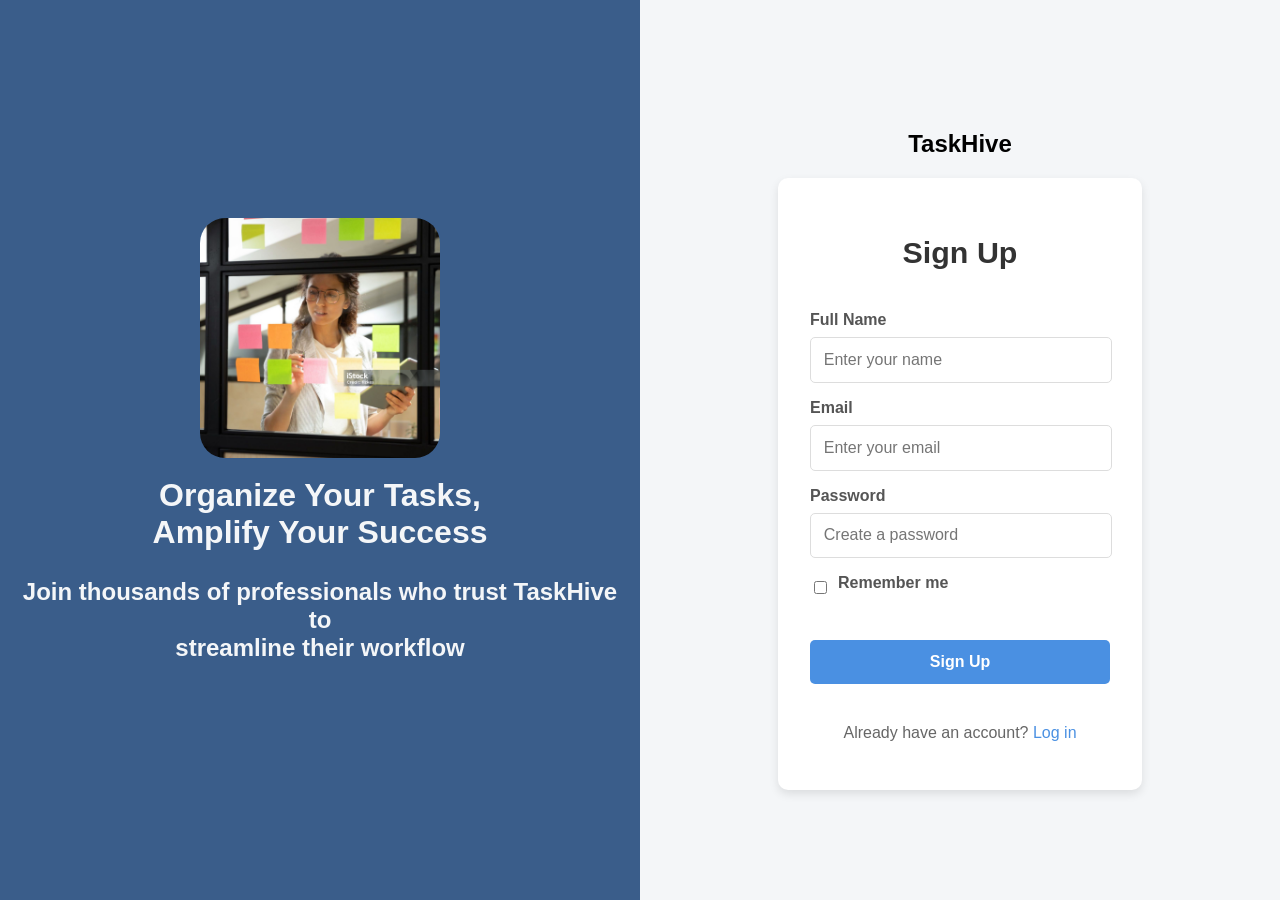
<file: client/public/index.html>
<!DOCTYPE html>
<html lang="en">
<head>
  <meta charset="UTF-8">
  <meta name="viewport" content="width=device-width, initial-scale=1.0">
  <title>Taskhive</title>
  <link rel="stylesheet" href="styles.css">
</head>
<body>
  <main class="container">
    <section class="content-column-left">
      <img src="woman-organizing.jpg" class="login-page-image" alt="Woman organizing her work">
      <h1>
         Organize Your Tasks,<br>
         Amplify Your Success
      </h1>
      <h2>
        Join thousands of professionals who trust TaskHive to<br>
        streamline their workflow
      </h2>
    </section>
    <aside class="content-column-right">
      <h2>TaskHive</h2>
      <form class="sign-up-form" action="dashboard.html" method="GET">
        <h1>Sign Up</h1>
        <!-- Input fields -->
        <div class="form-group">
          <label for="name">Full Name</label>
          <input type="text" id="name" placeholder="Enter your name" required>
        </div>

        <div class="form-group">
          <label for="email">Email</label>
          <input type="email" id="email" placeholder="Enter your email" required>
        </div>

        <div class="form-group">
          <label for="password">Password</label>
          <input type="password" id="password" placeholder="Create a password" required>
        </div>

        <!-- Checkbox (Remember Me) -->
        <div class="form-group remember-me">
          <input type="checkbox" id="remember">
          <label for="remember">Remember me</label>
        </div>

        <!-- Submit Button -->
        <button type="submit" class="submit-btn">Sign Up</button>
        <!-- <a href="dashboard.html" class="submit-btn">Sign Up</a> -->
        <!-- Alternative Login Option -->
        <p class="login-link">Already have an account? <a href="#">Log in</a></p>
      </form>
    </aside>
  </main>
</body>
</html>
</file>
<file: client/public/styles.css>
/* Base Styles */
body {
  margin: 0;
  font-family: Arial, sans-serif;
}

.container {
  display: flex;
  height: 100vh;
}

.content-column-left {
  flex: 1;
  display: flex;
  flex-direction: column;
  justify-content: center;
  align-items: center;
  background: #3a5d8a;
  padding: 20px;
 }
.content-column-right{
  flex: 1;
  background: #F4F6F8;
  display: flex;
  flex-direction: column;
  justify-content: center;
  align-items: center;
  padding: 20px;
}
.content-column-right h2{
  text-align: center;
}
.login-page-image{ 
  max-width: 40%;
  border-radius: 25px;
} 
.content-column-left h1{
  color:#F4F6F8;
  font-size: clamp(0.8rem, 2.5vw, 2.1rem);
  font-weight: 900;
  text-align: center;
  margin-top: 0.6em;
}
.content-column-left h2{
  color:#F4F6F8;
  text-align: center;
  font-size: clamp(0.8rem, 2.5vw, 1.5rem);
  padding: 0%;
  margin-top: 0em;
} 
/* .form-container {
  background: white;
  padding: 2rem;
  border-radius: 10px;
  width: clamp(15%, 90vw, 50%);
  box-shadow: 0 4px 10px rgba(0, 0, 0, 0.1);
} */

.sign-up-form h1 {
  text-align: center;
  color: #333;
  font-size: clamp(0.8rem, 2.5vw, 1.9rem);
}
.sign-up-form{
  display: flex;
  flex-direction: column;
  gap: 1rem;
  background: white;
  padding: 2rem;
  border-radius: 10px;
  box-shadow: 0 4px 10px rgba(0, 0, 0, 0.1);
  width: clamp(15%, 90vw, 50%);
}

.form-group label {
  display: block;
  margin-bottom: 0.5rem;
  font-weight: 600;
  color: #555;
  font-size: clamp(0.6rem, 2.5vw, 1.0rem);
}

.form-group input {
  width: calc(100% - 1.6rem);
  padding: 0.8rem;
  font-size: clamp(0.875rem, 3vw, 1rem);
  border: 1px solid #ddd;
  border-radius: 5px;
  font-size: 1rem;
  transition: border 0.3s;
}

.form-group input:focus {
  border-color: #4a90e2;
  outline: none;
}

/* Checkbox Styling */
.remember-me {
  display: flex;
  align-items: center;
  gap: 0.5rem;
  margin-bottom: 1.5rem;
  font-size: clamp(0.875rem, 3vw, 1rem);
}

.remember-me input {
  width: auto;
  font-size: clamp(0.875rem, 3vw, 1rem);
}

/* Submit Button */
.submit-btn {
  width: 100%;
  padding: 0.8rem;
  background-color: #4a90e2;
  color: white;
  border: none;
  border-radius: 5px;
  font-size: clamp(0.475rem, 3vw, 1rem);
  font-weight: 600;
  cursor: pointer;
  transition: background 0.3s;
}

.submit-btn:hover {
  background-color: #357ab8;
}

/* Login Link */
.login-link {
  text-align: center;
  margin-top: 1.5rem;
  color: #666;
}

.login-link a {
  color: #4a90e2;
  text-decoration: none;
}

.login-link a:hover {
  text-decoration: underline;
}
.sidebar{
  display: flex;
  flex-direction: column;
  width: clamp(200px, 20vw, 250px);
  box-shadow: 0 0 10px rgba(0, 0, 0, 0.2);
}
.logo {
  display: flex;
  flex-direction: column;
  justify-content: space-around;
  align-items: center;
  font-size: 1.5rem;
  font-weight: 600;
  border-bottom: 1px solid;
  border-color: #e5e6e5;
  height: 6rem;
}
.nav-menu {
  display: flex;
  flex-direction: column;
  gap: 0.5rem;
  padding: 0 1rem;
}

.nav-item {
  display: flex;
  align-items: center;
  gap: 1rem;
  padding: 0.75rem 1rem;
  border-radius: 6px;
  color: var(--text-light);
  text-decoration: none;
  transition: var(--transition);
}

.nav-item:hover {
  background: rgba(255, 255, 255, 0.1);
}

.nav-item.active {
  background: var(--primary-color);
}

.nav-footer {
  padding: 1rem 1rem 0;
  border-top: 1px solid rgba(255, 255, 255, 0.1);
  margin-top: auto;
  box-sizing: border-box;
  border-color: #e5e6e5;
}

.icon {
  font-size: 1.1rem;
}
.right-sidebar{
  display: flex;
  flex: 1;
  flex-direction: column;
}
.nav-bar{
  display: flex;
  flex-direction: row;
  justify-content: space-between;
  padding: 0.3rem;
  box-shadow: 0 0 10px rgba(0, 0, 0, 0.2);
}
.user-avatar{
  display: flex;
  flex-direction: row;
  align-items: center;
}
.user-avatar img{
  border-radius: 999px;
  width: 2.5rem;
  height: 2.5rem;
}
.avatar-name{
  margin: 0.4rem;
}
.avatar-name h1{
  margin: 0rem;
  font-size: 0.85rem;
  font-weight: 700;
}
.avatar-name p{
  margin: 0rem;
  font-size: 0.75rem;
  font-weight: 400;
  margin-top: 0.2rem;
}
.content-section{
  background-color: #f7f7f7;
  height: 100%;
  display: flex;
  flex-direction: column;
}
.welcome-message{
  margin: 0;
  display: flex;
  flex-direction: column;
  padding: 1rem;
}
.welcome-message h1{
  margin: 0.4rem;
}
.welcome-message p{
  margin: 0;
}
.summary-tab{
  display: flex;
  flex-direction: row;
  justify-content: space-between;
  padding: 1rem;
}
.cards{
  display: flex;
  flex-direction: row;
  justify-content: space-between;
  flex: 1;
  background-color: white;
  height: 5rem;
  /* border: 1rem, solid; */
  border-radius: 1.2rem;
  margin: 1rem;
  box-shadow: 0 0 10px rgba(0, 0, 0, 0.2);
  padding: 1rem;
}
.card-text{
  display: flex;
  flex-direction: column;
  justify-content: center;
}
.cards h1{
  margin: 0;
  font-size: 1rem;
  font-weight: 400;
}
.cards h2{
  margin: 0;
  font-weight: 800;
}
@media (max-width: 768px) {
  /* .content-column-left {
    max-width: calc(50% - 10px);
} */
.container{
  flex-direction: column;
}
}
</file>
